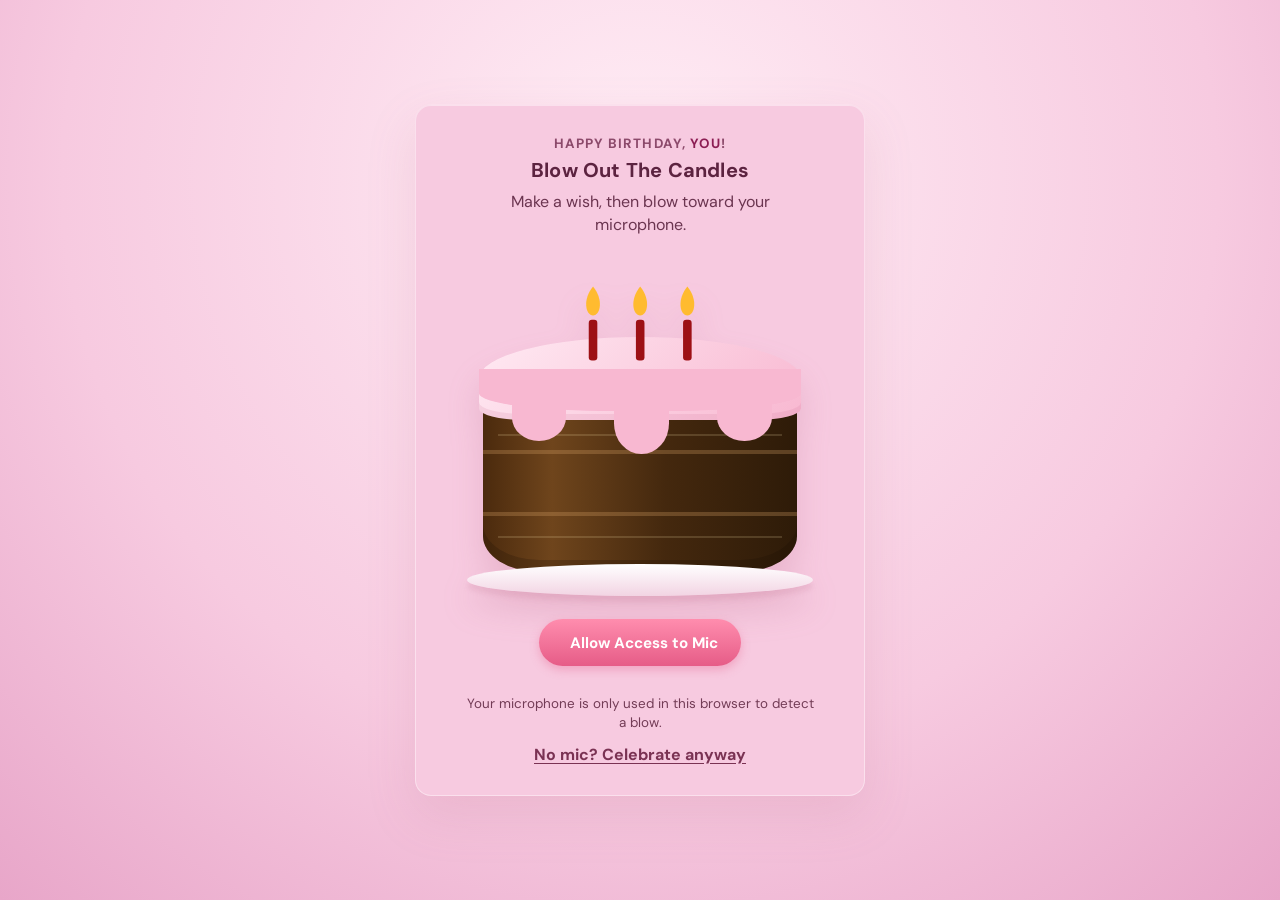
<file: index.html>
<!doctype html>
<html lang="en">
  <head>
    <meta charset="utf-8">
    <meta name="viewport" content="width=device-width, initial-scale=1, viewport-fit=cover">
    <meta name="theme-color" content="#f7cae0">
    <meta name="description" content="A little interactive birthday wish with candles to blow out.">
    <title>Make a Wish</title>
    <link rel="preconnect" href="https://fonts.googleapis.com">
    <link rel="preconnect" href="https://fonts.gstatic.com" crossorigin>
    <link href="https://fonts.googleapis.com/css2?family=Bagel+Fat+One&family=DM+Sans:opsz,wght@9..40,400;9..40,500;9..40,700&display=swap" rel="stylesheet">
    <link rel="stylesheet" href="style.css">
  </head>
  <body>
    <main class="birthday-card" aria-labelledby="birthday-title">
      <p class="eyebrow">Happy birthday, <span class="name" id="name">you</span>!</p>
      <h1 id="birthday-title">Blow Out The Candles</h1>
      <p class="subtitle" id="message">Make a wish, then blow toward your microphone.</p>

      <section class="cake-stage" aria-label="Five lit birthday candles on a cake">
        <div class="cake" role="img" aria-label="Chocolate birthday cake with pink icing">
          <div class="icing"><i></i><i></i><i></i></div>
          <div class="cake-body"><span></span><span></span></div>
          <div class="plate"></div>
        </div>
        <svg class="candles" viewBox="0 0 200 105" aria-hidden="true">
          <g id="candles"></g>
        </svg>
      </section>

      <button class="mic-button" id="microphone" type="button" aria-describedby="hint">
        <span aria-hidden="true"></span>
        <span id="button-label">Allow Access to Mic</span>
      </button>
      <p class="hint" id="hint" role="status" aria-live="polite">Your microphone is only used in this browser to detect a blow.</p>
      <button class="text-button" id="wish-button" type="button">No mic? Celebrate anyway</button>

    </main>

    <canvas id="confetti" aria-hidden="true"></canvas>
    <script src="script.js" defer></script>
  </body>
</html>
</file>
<file: style.css>
:root {
  --ink: #4a2838;
  --baby-pink: #f7cae0;
  --baby-pink-dark: #e8a6c9;
  --cream: #fff8ee;
  --panel: var(--baby-pink);
  box-sizing: border-box;
}

*,
*::before,
*::after {
  box-sizing: inherit;
}

html {
  min-height: 100%;
}

body {
  min-width: 320px;
  min-height: 100vh;
  margin: 0;
  color: var(--ink);
  font-family: "DM Sans", system-ui, sans-serif;
  background: radial-gradient(
    circle at 50% 20%,
    #ffedf5 0%,
    #f7cae0 60%,
    #e8a6c9 100%
  );
  display: grid;
  place-items: center;
  overflow-x: hidden;
  padding: max(20px, env(safe-area-inset-top))
    max(18px, env(safe-area-inset-right)) max(20px, env(safe-area-inset-bottom))
    max(18px, env(safe-area-inset-left));
}

.birthday-card {
  width: min(100%, 450px);
  min-height: 0;
  padding: clamp(20px, 4vw, 30px) clamp(20px, 6vw, 48px) 22px;
  border: 1px solid rgba(255, 255, 255, 0.4);
  border-radius: 16px;
  background: var(--panel);
  box-shadow:
    0 20px 50px rgba(180, 100, 130, 0.15),
    inset 0 1px rgba(255, 255, 255, 0.4);
  display: flex;
  flex-direction: column;
  align-items: center;
  justify-content: center;
  text-align: center;
}

.eyebrow {
  margin: 0 0 6px;
  color: #8c4a6b;
  font-size: 0.84rem;
  font-weight: 700;
  letter-spacing: 0.08em;
  text-transform: uppercase;
}

h1 {
  max-width: 22ch;
  margin: 0;
  font-family: "DM Sans", system-ui, sans-serif;
  font-size: clamp(1.08rem, 3.2vw, 1.25rem);
  font-weight: 700;
  line-height: 1.2;
  letter-spacing: 0.01em;
  color: #5c2340;
}
.name {
  color: #8c1d53;
  text-wrap: balance;
}
.subtitle {
  max-width: 34ch;
  margin: 8px 0 2px;
  color: #6b3550;
  font-size: clamp(0.9rem, 3.4vw, 1rem);
  line-height: 1.45;
}

.cake-stage {
  --size: min(68vw, 335px);
  position: relative;
  width: var(--size);
  height: calc(var(--size) * 0.96);
  margin: 12px 0 32px;
  display: grid;
  place-items: end center;
  filter: drop-shadow(0 18px 15px rgba(180, 100, 130, 0.2));
}
.cake {
  position: relative;
  z-index: 1;
  width: 94%;
  height: 62%;
  border-radius: 13% 13% 18% 18%;
  background: linear-gradient(
    90deg,
    #4b2a0d,
    #6f451c 22%,
    #44280e 58%,
    #2e1b08
  );
  box-shadow:
    inset 0 9px 0 rgba(255, 255, 255, 0.06),
    inset 0 -12px 0 rgba(23, 12, 4, 0.2);
}
.cake-body::before,
.cake-body::after {
  content: "";
  position: absolute;
  left: 0;
  width: 100%;
  height: 4px;
  background: rgba(218, 166, 104, 0.28);
}
.cake-body::before {
  top: 39%;
}
.cake-body::after {
  top: 70%;
}
.cake-body span {
  position: absolute;
  left: 5%;
  width: 90%;
  height: 2px;
  background: rgba(255, 232, 180, 0.16);
}
.cake-body span:first-child {
  top: 31%;
}
.cake-body span:last-child {
  top: 82%;
}
.icing {
  position: absolute;
  z-index: 2;
  top: -18%;
  left: -1%;
  width: 102%;
  height: 42%;
  border-radius: 50% 50% 14% 14%;
  background: linear-gradient(135deg, #ffeaf3, #f8b8d1);
  box-shadow: inset 0 -6px rgba(205, 114, 149, 0.16);
}
.icing::before {
  content: "";
  position: absolute;
  top: 39%;
  left: 0;
  width: 100%;
  height: 50%;
  background: #f8b8d1;
  border-radius: 0 0 42% 42%;
}
.icing i {
  position: absolute;
  z-index: 3;
  top: 67%;
  width: 17%;
  height: 57%;
  border-radius: 0 0 50% 50%;
  background: #f8b8d1;
}
.icing i:nth-child(1) {
  left: 10%;
}
.icing i:nth-child(2) {
  left: 42%;
  height: 73%;
}
.icing i:nth-child(3) {
  right: 9%;
}
.plate {
  position: absolute;
  z-index: -1;
  bottom: -12%;
  left: -5%;
  width: 110%;
  height: 16%;
  border-radius: 50%;
  background: linear-gradient(#ffffff, #f2d4e3);
  box-shadow: 0 6px 5px rgba(180, 100, 130, 0.15);
}
.candles {
  position: absolute;
  z-index: 3;
  top: 0;
  left: 18%;
  width: 64%;
  overflow: visible;
}
.flame {
  transform-box: fill-box;
  transform-origin: 50% 100%;
  transition:
    opacity 0.35s ease,
    transform 0.35s ease;
}
.flame.on {
  animation: flicker 0.18s infinite alternate ease-in-out;
}
.flame.off {
  opacity: 0;
  transform: scaleY(0.1);
}
.smoke {
  opacity: 0;
}
.smoke.go {
  animation: drift 1.8s ease-out forwards;
}

.mic-button,
.text-button {
  font: inherit;
  cursor: pointer;
}
.mic-button {
  position: relative;
  z-index: 4;
  min-height: 47px;
  padding: 0 23px;
  border-radius: 24px;
  color: #fff;
  background: linear-gradient(180deg, #ff8dae, #e65c87);
  box-shadow: 0 4px 10px rgba(230, 92, 135, 0.35);
  font-size: 0.95rem;
  font-weight: 700;
  transition:
    transform 0.18s ease,
    filter 0.18s ease;
  margin-top: 15px;
  margin-bottom: 15px;
  border: 0;
  display: flex;
  align-items: center;
  justify-content: center;
  gap: 8px;
  border: none;
}
.mic-button:hover:not(:disabled) {
  filter: brightness(1.05);
  transform: translateY(-2px);
}
.mic-button:active:not(:disabled) {
  transform: translateY(2px);
  box-shadow: 0 2px 5px rgba(230, 92, 135, 0.3);
}
.mic-button:disabled {
  cursor: default;
  opacity: 0.72;
}
.hint {
  min-height: 1.5em;
  max-width: 42ch;
  margin: 13px 0 0;
  color: #733c56;
  font-size: 0.84rem;
  line-height: 1.45;
}
.text-button {
  margin-top: 3px;
  padding: 8px 12px;
  border: 0;
  border-radius: 8px;
  color: #7a3253;
  background: transparent;
  font-weight: 700;
  text-decoration: underline;
  text-underline-offset: 3px;
}
.text-button:hover {
  color: #521c35;
  background: rgba(255, 255, 255, 0.3);
}

/* Layered Card Deck Styles */
.gallery-container {
  width: 100%;
  max-height: 0;
  margin-top: 0;
  display: flex;
  flex-direction: column;
  align-items: center;
  overflow: hidden;
  opacity: 0;
  transform: translateY(24px);
  pointer-events: none;
  transition:
    max-height 0.8s ease,
    margin-top 0.6s ease,
    opacity 0.55s ease,
    transform 0.55s ease;
}
.gallery-container.hidden {
  display: flex;
}
.gallery-container.is-visible {
  max-height: 560px;
  margin-top: 28px;
  opacity: 1;
  transform: translateY(0);
  pointer-events: auto;
}

.card-deck-wrapper {
  position: relative;
  width: min(100%, 340px);
  height: 420px;
}

.deck-shadow-layer {
  position: absolute;
  inset: 0;
  background: #ffffff;
  border-radius: 18px;
  box-shadow: 0 8px 20px rgba(180, 100, 130, 0.18);
  pointer-events: none;
}
.layer-1 {
  transform: translate(8px, 0) rotate(2.5deg);
  opacity: 0.9;
}
.layer-2 {
  transform: translate(16px, 0) rotate(5deg);
  opacity: 0.7;
}

.active-card {
  position: relative;
  z-index: 3;
  width: 100%;
  height: 100%;
  background: #ffffff;
  border-radius: 18px;
  padding: 16px;
  box-shadow: 0 12px 30px rgba(180, 100, 130, 0.25);
  display: flex;
  flex-direction: column;
  transition:
    transform 0.3s ease,
    opacity 0.3s ease;
}
.active-card.is-changing {
  opacity: 0;
  transform: translateX(-16px) rotate(-2deg);
}

.card-media-placeholder {
  width: 100%;
  height: 270px;
  border-radius: 12px;
  background: #fde2ed;
  overflow: hidden;
  display: flex;
  align-items: center;
  justify-content: center;
}

.card-media-placeholder img {
  width: 100%;
  height: 100%;
  object-fit: cover;
}

/* Demo Yellow Coffee Card Styling */
.card-demo-graphic {
  width: 100%;
  height: 100%;
  background: #fce868;
  display: flex;
  flex-direction: column;
  align-items: center;
  justify-content: center;
  position: relative;
}
.sparkle-top {
  position: absolute;
  top: 12px;
  font-size: 1.5rem;
  color: #e65c87;
}
.sparkle-bottom {
  position: absolute;
  bottom: 12px;
  right: 16px;
  font-size: 1.5rem;
  color: #e65c87;
}

.coffee-cup-graphic {
  width: 110px;
  display: flex;
  flex-direction: column;
  align-items: center;
}
.cup-lid {
  width: 100px;
  height: 22px;
  background: #b82b36;
  border-radius: 6px 6px 0 0;
}
.cup-sleeve {
  width: 90px;
  background: #f3d4aa;
  color: #7d262b;
  font-family: "Bagel Fat One", sans-serif;
  font-size: 1.1rem;
  line-height: 1.15;
  text-align: center;
  padding: 8px 0;
  border-block: 2px solid #57171a;
}
.cup-body {
  width: 80px;
  height: 60px;
  background: #ffffff;
  border-radius: 0 0 12px 12px;
  border-bottom: 4px solid #b2c2f0;
}

.card-text-body {
  padding-top: 14px;
  text-align: left;
}
.card-text-body h3 {
  margin: 0 0 4px;
  font-size: 1.1rem;
  color: #5c2340;
}
.card-text-body p {
  margin: 0;
  font-size: 0.88rem;
  color: #7a3253;
  line-height: 1.35;
}

/* Pagination Styling */
.card-pagination {
  margin-top: 20px;
  display: flex;
  flex-direction: column;
  align-items: center;
  gap: 10px;
}
.page-indicator {
  font-size: 0.85rem;
  font-weight: 700;
  color: #8c4a6b;
  letter-spacing: 0.04em;
}
.pagination-nav {
  display: flex;
  gap: 16px;
}
.nav-arrow {
  width: 42px;
  height: 42px;
  border-radius: 50%;
  border: none;
  background: #39485e;
  color: #ffffff;
  font-size: 1.4rem;
  line-height: 1;
  cursor: pointer;
  display: grid;
  place-items: center;
  transition:
    transform 0.2s ease,
    background 0.2s ease;
}
.nav-arrow:hover {
  background: #283445;
  transform: scale(1.06);
}
.nav-arrow:disabled {
  cursor: not-allowed;
  opacity: 0.45;
}

button:focus-visible {
  outline: 3px solid #8c1d53;
  outline-offset: 4px;
}

canvas {
  position: fixed;
  inset: 0;
  z-index: 10;
  width: 100%;
  height: 100%;
  pointer-events: none;
}

@keyframes flicker {
  from {
    transform: scale(1, 1) rotate(calc(var(--lean, 0) * 1deg - 2deg));
  }
  to {
    transform: scale(0.9, 1.1) rotate(calc(var(--lean, 0) * 1deg + 2deg));
  }
}
@keyframes drift {
  0% {
    opacity: 0.75;
    transform: translateY(0);
  }
  100% {
    opacity: 0;
    transform: translateY(-42px) translateX(8px);
  }
}

@media (max-height: 720px) {
  body {
    padding-block: 12px;
  }
  .birthday-card {
    padding-block: 16px;
  }
  .eyebrow {
    margin-bottom: 4px;
  }
  .cake-stage {
    --size: min(54vw, 260px);
    height: calc(var(--size) * 0.89);
    margin: 0 0 20px;
  }
  .subtitle {
    margin: 5px 0 0;
  }
  .hint {
    min-height: 0;
    margin-top: 9px;
  }
  .text-button {
    margin-top: 0;
  }
}
@media (max-width: 380px) {
  .birthday-card {
    padding-inline: 16px;
  }
  .cake-stage {
    --size: min(55vw, 215px);
  }
  .mic-button {
    padding-inline: 21px;
  }
}
@media (max-width: 420px) {
  .card-deck-wrapper {
    height: 390px;
  }
  .card-media-placeholder {
    height: 245px;
  }
}
@media (prefers-reduced-motion: reduce) {
  *,
  *::before,
  *::after {
    scroll-behavior: auto !important;
    animation-duration: 0.01ms !important;
    animation-iteration-count: 1 !important;
    transition-duration: 0.01ms !important;
  }
}
</file>
